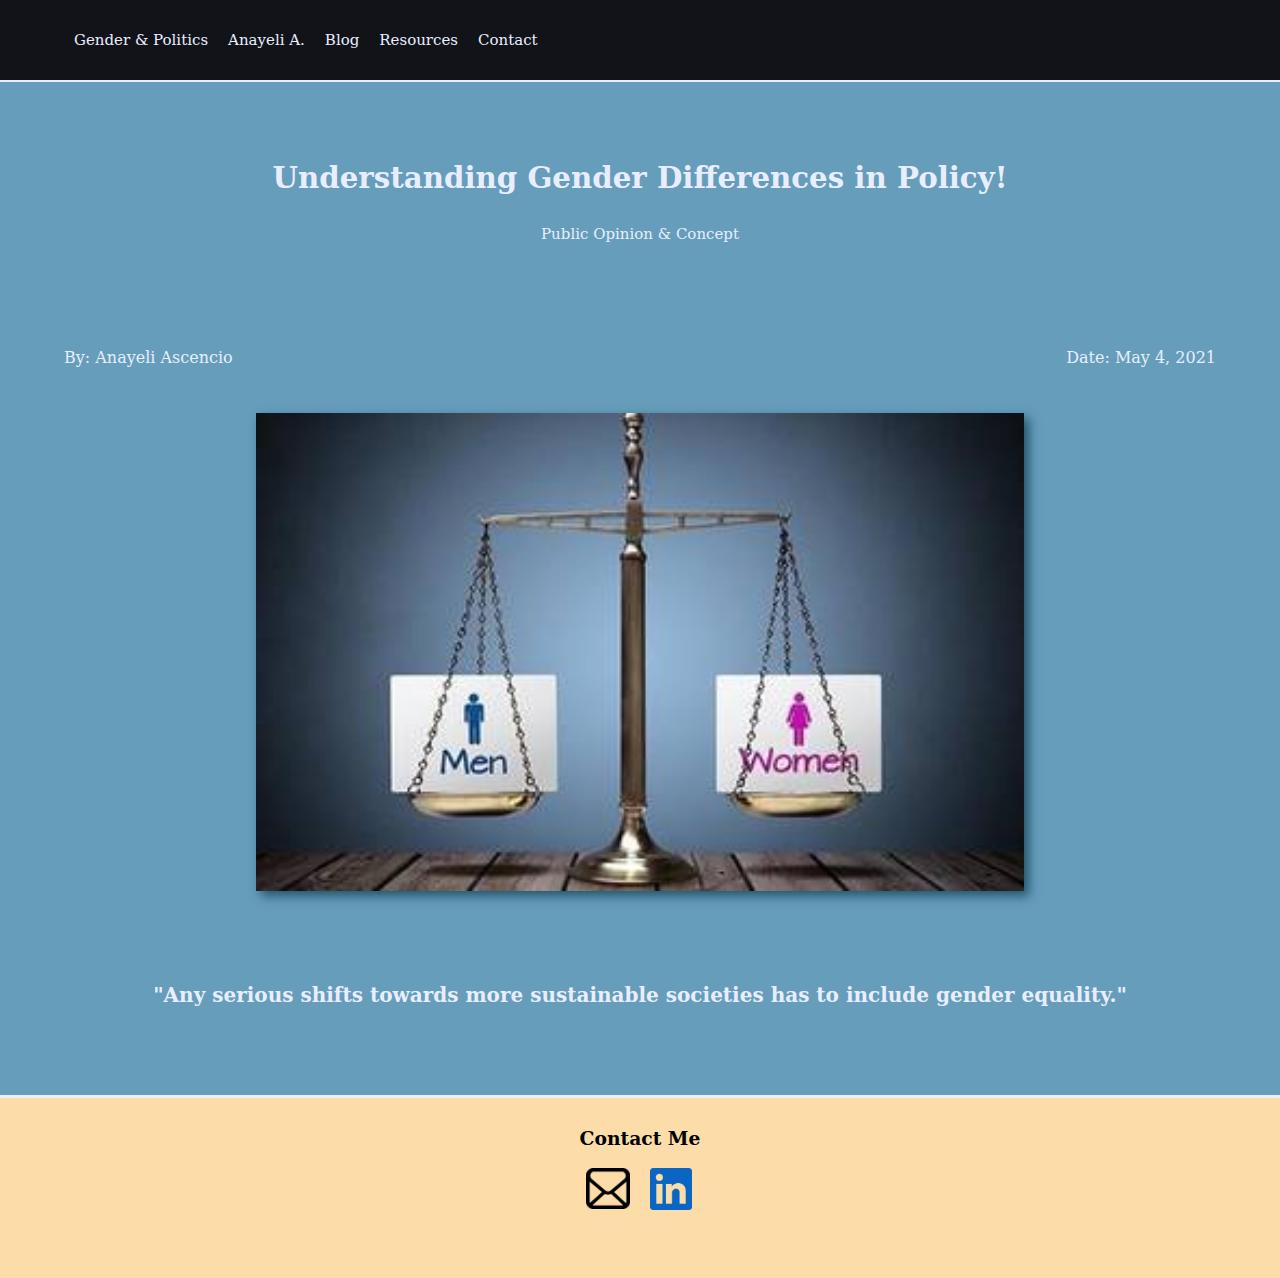
<file: index.html>
<!DOCTYPE html>
<html>
<head>
	<title>My Blog</title>
	<meta charset="utf-8">
	<meta name="viewport" content="width=device-width, initial-scale=1.0">
	<link rel="stylesheet" href="./styles/index.css">
</head>
<body>
	<header>
		<a class="links" href="./index.html">Gender & Politics</a>
		<a class="links" href="./about.html">Anayeli A.</a>
		<a class="links" href="./blog.html">Blog</a>
		<a class="links" href="./res.html">Resources</a>
		<a class="links" href="#footer">Contact</a>
	</header>
	<div id="body">
		<div id="title">
			<h3>Understanding Gender Differences in Policy!</h3>
			<p>Public Opinion & Concept</p>
		</div>
	</div>
	<div id="wrapper">
			<div id="info">
				<p>By: Anayeli Ascencio </p>
				<p>Date: May 4, 2021</p>
			</div>
			<img src="imgs/gender.jpeg">
			<div id="quote">
				<p>"Any serious shifts towards more sustainable societies has to include gender equality."</p>
			</div>
	</div>
	<div id="footer">
		<h3>Contact Me</h3>
		<div id="logos">
			<a href="mailto: anayeliascencio2@gmail.com" id="email"></a>
			<a href="https://www.linkedin.com/in/anayeli-ascencio-00a83a207/" id="link"></a>
		</div>
	</div>

</body>
</html>
</file>
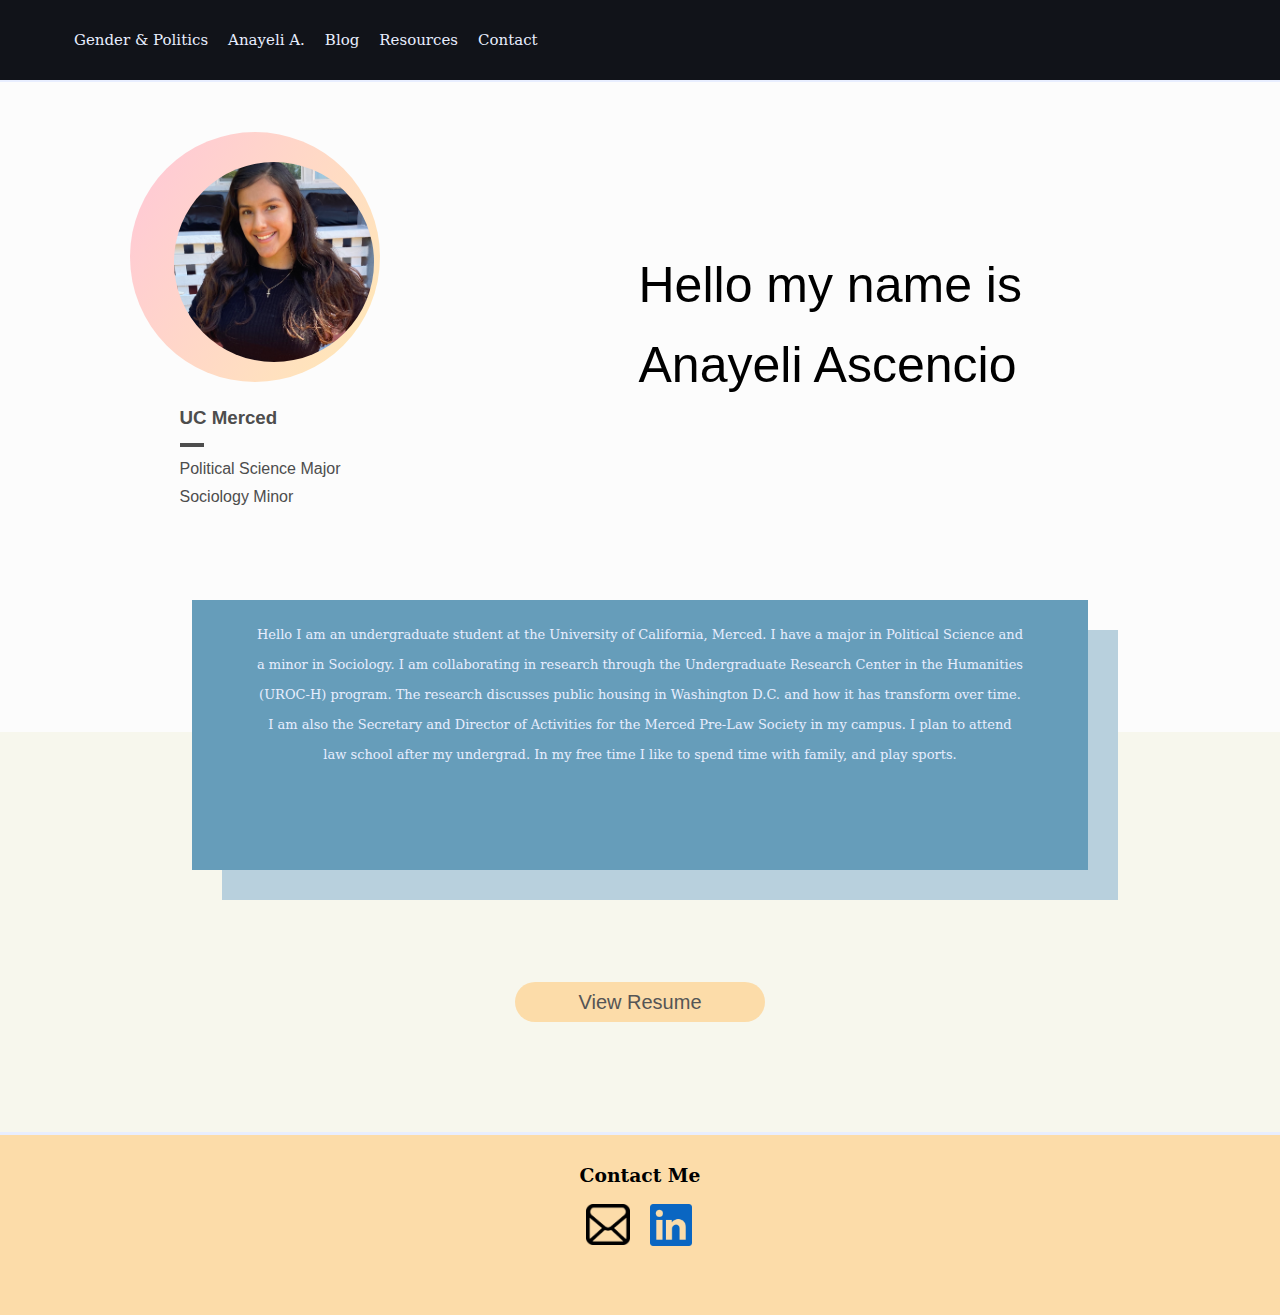
<file: about.html>
<!DOCTYPE html>
<html>
<head>
	<title>My Blog</title>
	<meta charset="utf-8">
	<meta name="viewport" content="width=device-width, initial-scale=1.0">
	<link rel="stylesheet" href="./styles/index.css">
</head>
<body>
	<header>
		<a class="links" href="./index.html">Gender & Politics</a>
		<a class="links" href="./about.html">Anayeli A.</a>
		<a class="links" href="./blog.html">Blog</a>
		<a class="links" href="./res.html">Resources</a>
		<a class="links" href="#footer">Contact</a>
	</header>
	<div id="about-body">
		<div id="profile">
			<div id="me">
				<div id="img-wrapper">
					<div id="myimg"></div>
				</div>
				<div style="width: 200px; margin-left: 50px; margin-top: 30px;">
					<h3 style="color: #4D4D4D">UC Merced</h3>
					<div style="height: 0; width: 20px; border: solid 2px #4D4D4D;"></div>
					<p style="color: #4D4D4D">Political Science Major</p>
					<p style="color: #4D4D4D">Sociology Minor</p>
				</div>
			</div>
			
			<div id="intro">
				Hello my name is Anayeli Ascencio
			</div>
		</div>
	</div>
	<div id="myinfo">
		Hello I am an undergraduate student at the University of California, Merced. 
		I have a major in Political Science and a minor in Sociology. 
		I am collaborating  in research through the Undergraduate Research Center in the Humanities (UROC-H) program. 
		The research discusses public housing in Washington D.C. and how it has transform over time.  
		I am also the Secretary and Director of Activities for the Merced Pre-Law Society in my campus. 
		I plan to attend law school after my undergrad. In my free time I like to spend time with family, and play sports.
	</div>
	<div id="about-me">
		<a href="imgs/Resume.pdf"><button>View Resume</button></a>
		
	</div>

	<div id="footer">
		<h3>Contact Me</h3>
		<div id="logos">
			<a href="mailto: anayeliascencio2@gmail.com" id="email"></a>
			<a href="https://www.linkedin.com/in/anayeli-ascencio-00a83a207/" id="link"></a>
		</div>
	</div>

</body>
</html>
</file>
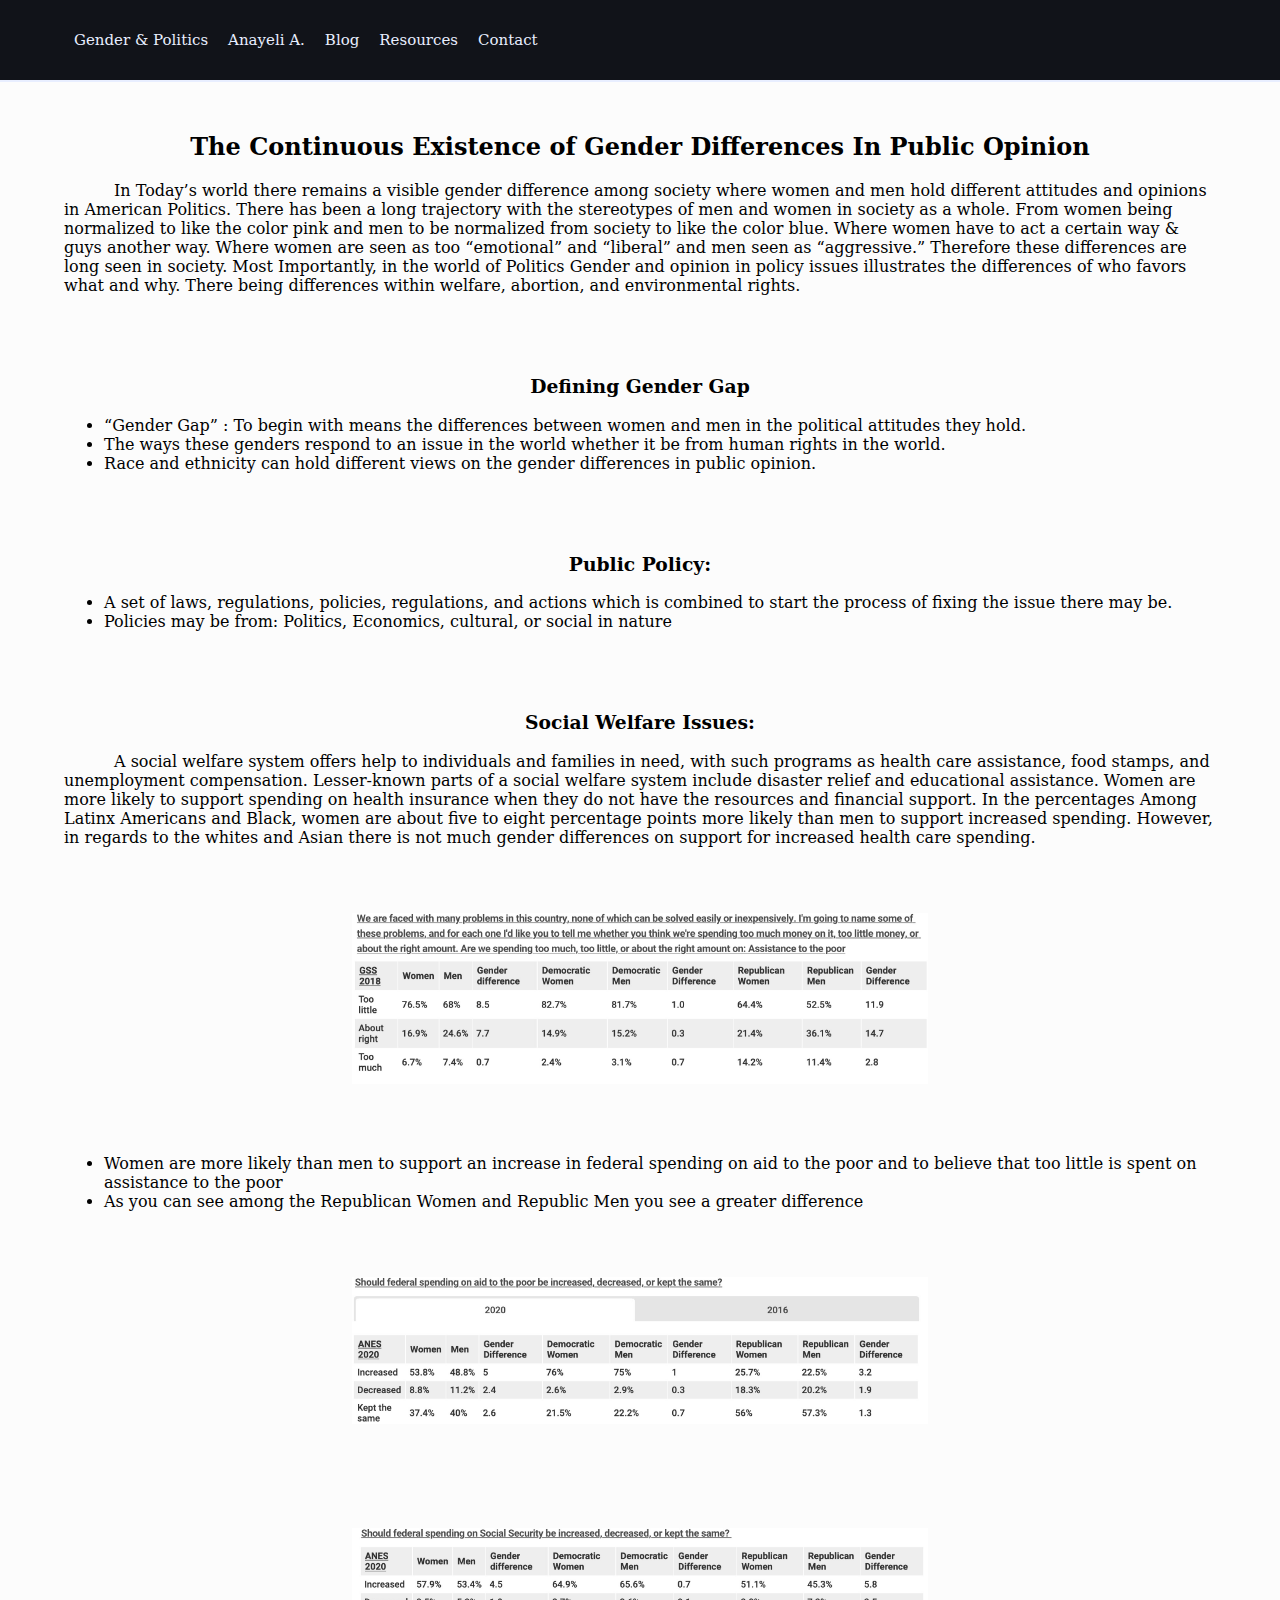
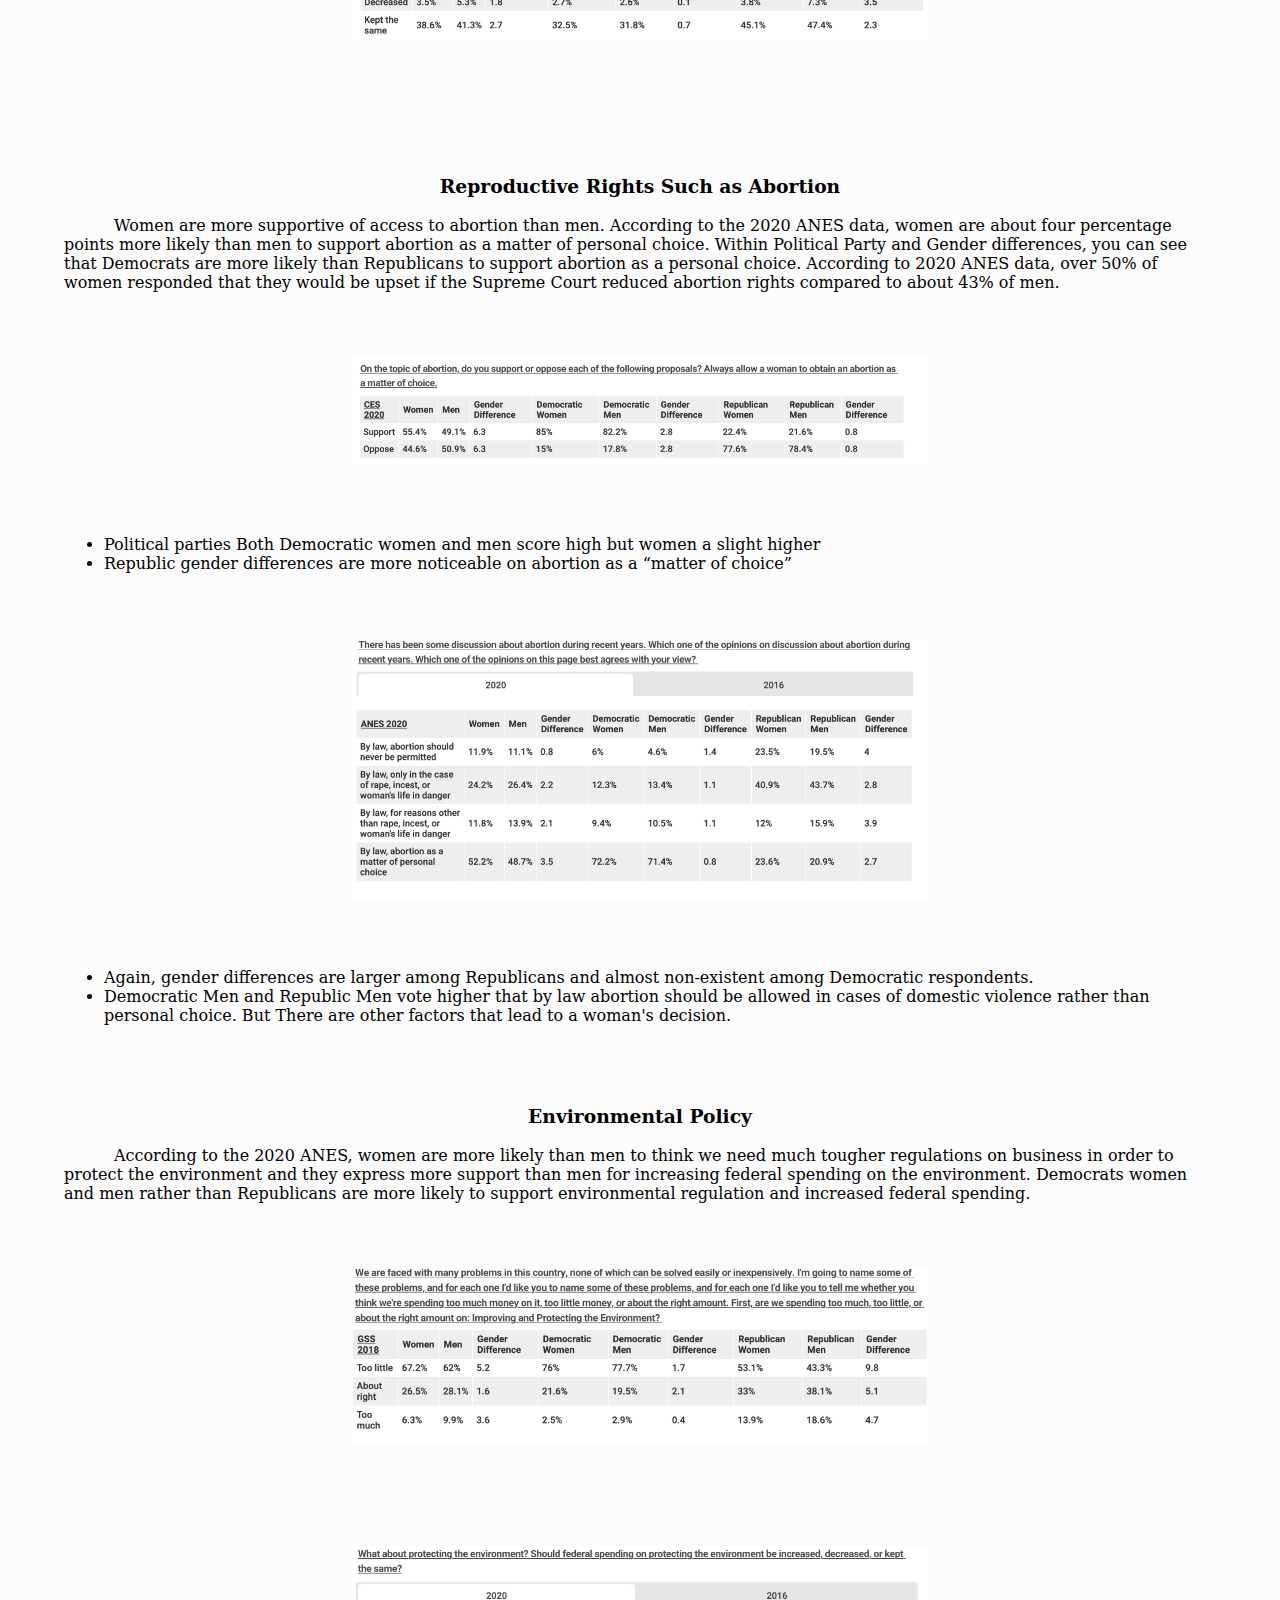
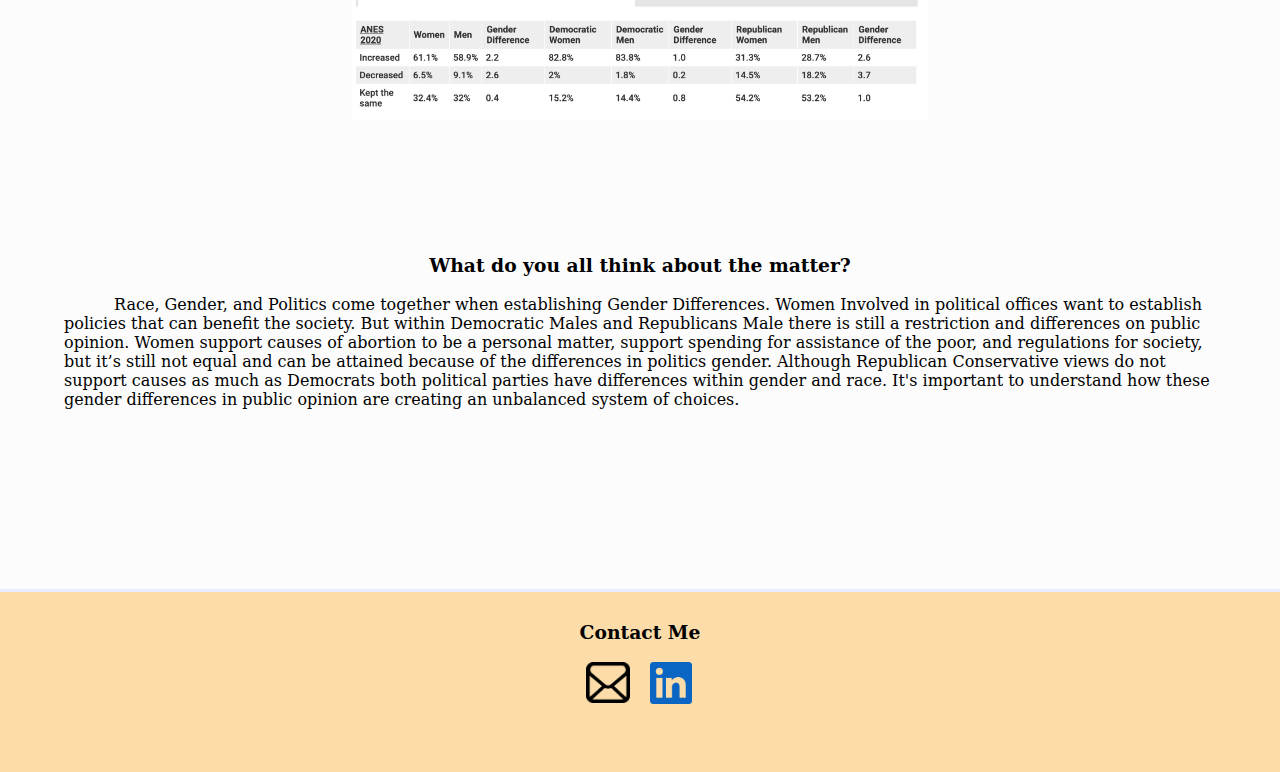
<file: blog.html>
<!DOCTYPE html>
<html>
<head>
	<title>My Blog</title>
	<meta charset="utf-8">
	<meta name="viewport" content="width=device-width, initial-scale=1.0">
	<link rel="stylesheet" href="./styles/index.css">
</head>
<body>
	<header>
		<a class="links" href="./index.html">Gender & Politics</a>
		<a class="links" href="./about.html">Anayeli A.</a>
		<a class="links" href="./blog.html">Blog</a>
		<a class="links" href="./res.html">Resources</a>
		<a class="links" href="#footer">Contact</a>
	</header>
	<div id="blog-body">
		<h2>The Continuous Existence of Gender Differences In Public Opinion</h2>
		<p> In Today’s world there remains a visible gender difference among society where women and men hold different attitudes and opinions in American Politics. 
			There has been a long trajectory with the stereotypes of men and women in society as a whole. 
			From women being normalized to like the color pink and men to be normalized from society to like the color blue. 
			Where women have to act a certain way & guys another way. 
			Where women are seen as too “emotional” and “liberal” and men seen as “aggressive.” 
			Therefore these differences are long seen in society. 
			Most Importantly, in the world of Politics Gender and opinion in policy issues illustrates the differences of who favors what and why. 
			There being differences within welfare, abortion, and environmental rights.
		</p>
		<h3>Defining Gender Gap</h3>
		<ul>
			<li>“Gender Gap” : To begin with means the differences between women and men in the political attitudes they hold.</li>
			<li>The ways these genders respond to an issue in the world whether it be from human rights in the world.</li>
			<li>Race and ethnicity can hold different views on the gender differences in public opinion.</li>
		</ul>
		<h3>Public Policy:</h3>
		<ul>
			<li>A set of laws, regulations, policies, regulations, and actions which is combined to start the process of fixing the issue there may be.</li>
			<li>Policies may be from: 
				Politics, Economics, cultural, or social in nature</li>
		</ul>
		<h3>Social Welfare Issues:</h3>
		<p>
			A social welfare system offers help to individuals and families in need, 
			with such programs as health care assistance, food stamps, and unemployment compensation. 
			Lesser-known parts of a social welfare system include disaster relief and educational assistance. 
			Women are more likely to support spending on health insurance when they do not have the resources and financial support. 
			In the percentages Among Latinx Americans and Black, women are about five to eight percentage points more likely than men to support increased spending. 
			However, in regards to the whites and Asian there is not much gender differences on support for increased health care spending.
		</p>
		<img src="imgs/welfare1.jpeg" alt="https://cawp.rutgers.edu/test-gender-gap-public-opinion#NPGE">
		<ul>
			<li>Women are more likely than men to support an increase in federal spending on aid to the poor and to believe that too little is spent on assistance to the poor</li>
			<li>As you can see among the Republican Women and Republic Men you see a greater difference</li>
		</ul>
		<img src="imgs/welfare2.jpeg" alt="https://cawp.rutgers.edu/test-gender-gap-public-opinion#NPGE">
		<img src="imgs/welfare3.jpeg" alt="https://cawp.rutgers.edu/test-gender-gap-public-opinion#NPGE">
		<h3>Reproductive Rights Such as Abortion</h3>
		<p>
			Women are more supportive of access to abortion than men. 
			According to the 2020 ANES data, women are about four percentage points more likely than men to support abortion as a matter of personal choice. 
			Within Political Party and Gender differences, you can see that Democrats are more likely than Republicans to support abortion as a personal choice. 
			According to 2020 ANES data, over 50% of women responded that they would be upset if the Supreme Court reduced abortion rights compared to about 43% of men.
		</p>
		<img src="imgs/abortion1.jpeg" alt="https://cawp.rutgers.edu/test-gender-gap-public-opinion#NPGE">
		<ul>
			<li>Political parties Both Democratic women and men score high but women a slight higher</li>
			<li>Republic gender differences are more noticeable on abortion as a “matter of choice”</li>
		</ul>
		<img src="imgs/abortion2.jpeg" alt="https://cawp.rutgers.edu/test-gender-gap-public-opinion#NPGE">
		<ul>
			<li>Again, gender differences are larger among Republicans and almost non-existent among Democratic respondents.</li>
			<li>Democratic Men and Republic Men vote higher that by law abortion should be allowed in cases of domestic violence rather than personal choice. But There are other factors that lead to a woman's decision.</li>
		</ul>
		<h3>Environmental Policy</h3>
		<p>
			According to the 2020 ANES, women are more likely than men to think we need much tougher regulations on business in order to protect the environment and they express more support than men for increasing federal spending on the environment. 
			Democrats women and men rather than Republicans are more likely to support environmental regulation and increased federal spending.
		</p>
		<img src="imgs/environment1.jpeg" alt="https://cawp.rutgers.edu/test-gender-gap-public-opinion#NPGE">
		<img src="imgs/envrioenmtn2.jpeg" alt="https://cawp.rutgers.edu/test-gender-gap-public-opinion#NPGE">
		<h3>What do you all think about the matter?</h3>
		<p>
			Race, Gender, and Politics come together when establishing Gender Differences. 
			Women Involved in political offices want to establish policies that can benefit the society. 
			But within Democratic Males and Republicans Male there is still a restriction and differences on public opinion. 
			Women support causes of abortion to be a personal matter, support spending for assistance of the poor, and regulations for society, but it’s still not equal and can be attained because of the differences in politics gender. 
			Although Republican Conservative views do not support causes as much as Democrats both political parties have differences within gender and race. 
			It's important to understand how these gender differences in public opinion are creating an unbalanced system of choices.
		</p>
	</div>

	<div id="footer">
		<h3>Contact Me</h3>
		<div id="logos">
			<a href="mailto: anayeliascencio2@gmail.com" id="email"></a>
			<a href="https://www.linkedin.com/in/anayeli-ascencio-00a83a207/" id="link"></a>
		</div>
	</div>

</body>
</html>
</file>
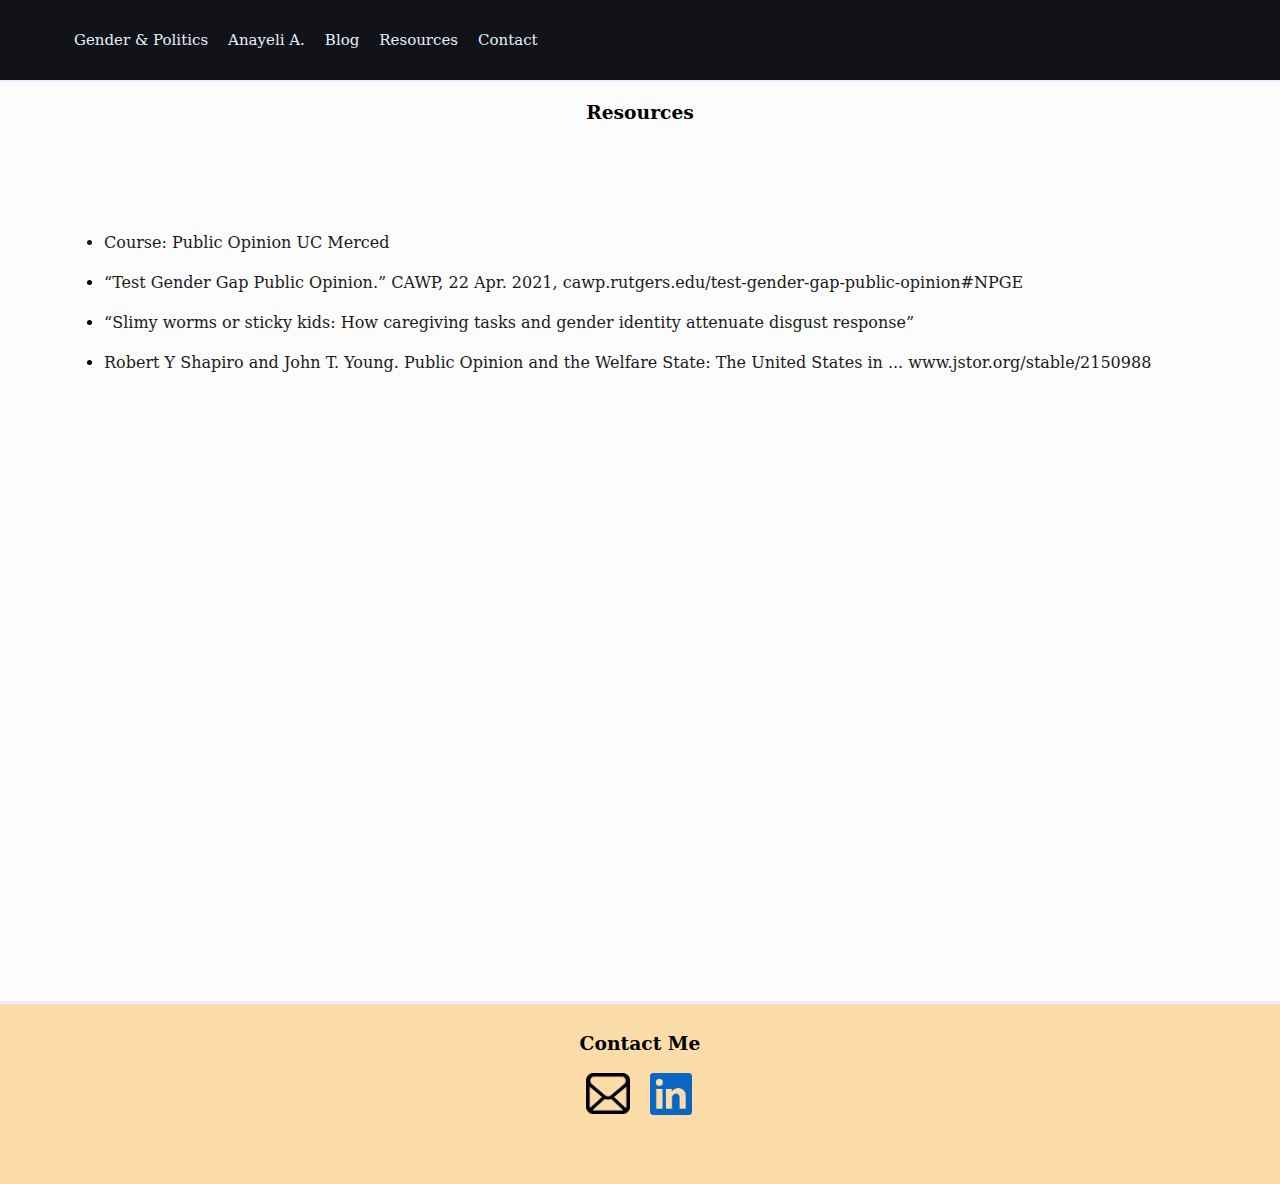
<file: res.html>
<!DOCTYPE html>
<html>
<head>
	<title>My Blog</title>
	<meta charset="utf-8">
	<meta name="viewport" content="width=device-width, initial-scale=1.0">
	<link rel="stylesheet" href="./styles/index.css">
</head>
<body>
	<header>
		<a class="links" href="./index.html">Gender & Politics</a>
		<a class="links" href="./about.html">Anayeli A.</a>
		<a class="links" href="./blog.html">Blog</a>
		<a class="links" href="./res.html">Resources</a>
		<a class="links" href="#footer">Contact</a>
	</header>
	<div style="height: 100vh; padding: 0 5%; width: 90%">
		<h3>Resources</h3>
		<ul style="text-align:left; margin-top: 100px;" >
			<li class="res">Course: Public Opinion UC Merced</li>
			<li><a class="res" href="https://cawp.rutgers.edu/test-gender-gap-public-opinion#NPGE">“Test Gender Gap Public Opinion.” CAWP, 22 Apr. 2021, cawp.rutgers.edu/test-gender-gap-public-opinion#NPGE</a></li>
			<li><a class="res" href="https://www.youtube.com/watch?v=uCuCOIpbtvY&t=398s">“Slimy worms or sticky kids: How caregiving tasks and gender identity attenuate disgust response”</a></li>
			<li><a class="res" href="https://www.jstor.org/stable/2150988?casa_token=ZUS3RiXva0EAAAAA%3AgQRZZGacMM-RB9yy2S4KYDfCI_Uzx7EvhR2Y0Y0cWljbwZ_-7LLlUrko7mnWWVznfYnX3JdZWX5DQPaHHQsUp9cHpzOaroQKEJiKhi_dJJsXoJVR_I5_oQ&seq=1">Robert Y Shapiro and John T. Young. Public Opinion and the Welfare State: The United States in ... www.jstor.org/stable/2150988</a></li>
		</ul>
	
	</div>

	<div id="footer">
		<h3>Contact Me</h3>
		<div id="logos">
			<a href="mailto: anayeliascencio2@gmail.com" id="email"></a>
			<a href="https://www.linkedin.com/in/anayeli-ascencio-00a83a207/" id="link"></a>
		</div>
	</div>

</body>
</html>
</file>
<file: styles/index.css>
html {
  padding: 0;
  margin: 0;
  text-align: center;
  font-family: Constantia, "Lucida Bright", Lucidabright, "Lucida Serif", Lucida, "DejaVu Serif", "Bitstream Vera Serif", "Liberation Serif", Georgia, serif;
  scroll-behavior: smooth;
  background-color: #FCFCFC;
}

.links {
  text-decoration-line: none;
  color: #E8EEFF;
  margin: 0 10px;
  font-size: 15px;
}

.links:hover {
  color: #ECC4B3;
  border-bottom: solid 2px #ECC4B3;
}

body {
  padding: 0;
  margin: 0;
  background-color: #FCFCFC;
}

header {
  height: 80px;
  width: 90%;
  background-color: #111319;
  display: flex;
  align-items: center;
  justify-content: left;
  font-size: 15px;
  padding: 0 5%;
  border-bottom: solid 2.5px #E8EEFF;
}
header h1 {
  color: #E8EEFF;
  font-size: 15px;
  margin-right: 20px;
}

#body {
  height: 200px;
  width: 100%;
  background-color: #669DBA;
  display: flex;
  justify-content: center;
  font-size: 25px;
  padding-top: 50px;
}

@media only screen and (max-width: 900px) {
  #body {
    height: 250px;
  }
}
#title {
  width: 80%;
  height: 100%;
  color: #E8EEFF;
}
#title p {
  font-size: 15px;
}

#wrapper {
  width: 100%;
  position: relative;
  background-color: #669DBA;
}
#wrapper #info {
  width: 90%;
  display: flex;
  justify-content: space-between;
  align-items: center;
  padding: 0 5%;
  margin-bottom: 30px;
  color: #E8EEFF;
}
#wrapper img {
  width: 60%;
  margin: 0 auto;
  box-shadow: 5px 5px 10px #22546e;
}
#wrapper #quote {
  width: 90%;
  height: 200px;
  display: flex;
  justify-content: center;
  align-items: center;
  padding: 0 5%;
  font-size: 20px;
  font-weight: 900;
  color: #E8EEFF;
}

#footer {
  width: 100%;
  height: 160px;
  position: relative;
  background-color: #FCDCA9;
  text-align: center;
  padding: 10px 0;
  border-top: 3px solid #E8EEFF;
}
#footer #logos {
  width: 100%;
  display: flex;
  justify-content: center;
  align-items: center;
  flex-wrap: wrap;
}
#footer #logos #email {
  height: 42px;
  width: 44px;
  background-image: url(../imgs/email.png);
  background-size: contain;
  background-repeat: no-repeat;
  margin-right: 10px;
}
#footer #logos #link {
  height: 42px;
  width: 44px;
  background-image: url(../imgs/link.png);
  background-size: contain;
  background-repeat: no-repeat;
  margin-left: 10px;
}

/*This Top part is the css for the Gender and Politics tab (including the header and footer for all pages)*/
#about-body {
  height: 600px;
  width: 100%;
  text-align: center;
  background-color: #FCFCFC;
}
#about-body #profile {
  display: flex;
  justify-content: space-around;
  align-items: center;
  flex-wrap: wrap;
  width: 100%;
  margin-top: 50px;
  background-color: #FCFCFC;
}
#about-body #profile #me {
  height: 100%;
  width: 250px;
  text-align: left;
  line-height: 12px;
  font-family: Helvetica, sans-serif;
}
#about-body #profile #img-wrapper {
  position: relative;
  width: 250px;
  height: 250px;
  border-radius: 500px;
  background-image: linear-gradient(120deg, #FFC7D8, #FFEAB5);
}
#about-body #profile #myimg {
  position: relative;
  width: 200px;
  height: 200px;
  border-radius: 100px;
  background-image: url("../imgs/naye.jpeg");
  background-repeat: no-repeat;
  background-position: 100% 10%;
  background-size: 130%;
  top: 30px;
  left: 44px;
}
#about-body #profile #intro {
  position: relative;
  width: 40%;
  height: 100%;
  text-align: left;
  font-size: 50px;
  font-family: Arial, Helvetica, sans-serif;
  font-weight: 500;
  line-height: 80px;
}

@media only screen and (max-width: 900px) {
  #about-body {
    height: 700px;
  }
  #about-body #profile #intro {
    margin-top: 50px;
    width: 90%;
    padding: 0 5%;
    text-align: center;
    font-size: 24px;
    line-height: 50px;
  }
}
#about-me {
  width: 100%;
  height: 400px;
  background-color: #F7F7ED;
}
#about-me button {
  margin-top: 250px;
  width: 250px;
  height: 40px;
  background-color: #FCDCA9;
  border: none;
  border-radius: 20px;
  cursor: pointer;
  font-size: 20px;
  font-family: Helvetica, sans-serif;
  color: #555555;
}
#about-me button:hover {
  box-shadow: 1px 1px 5px #AAAAAA;
}

#myinfo {
  width: 60%;
  height: 230px;
  position: absolute;
  background-color: #669DBA;
  left: 15%;
  top: 600px;
  box-shadow: 30px 30px 0px #B8D0DD;
  padding: 20px 5%;
  color: #E8EEFF;
  font-size: 13px;
  line-height: 30px;
}

@media only screen and (max-width: 900px) {
  #myinfo {
    width: 90%;
    height: 230px;
    box-shadow: none;
    left: 0;
    top: 700px;
    font-size: 0.5rem;
    line-height: 29px;
  }
}
.res {
  text-decoration: none;
  color: #1A1A1A;
  line-height: 40px;
}

.res:hover {
  color: #669DBA;
}

#blog-body {
  margin-top: 50px;
  width: 90%;
  padding: 0 5%;
  margin-bottom: 20vh;
}
#blog-body p {
  text-align: left;
  text-indent: 50px;
}
#blog-body h3 {
  margin-top: 80px;
}
#blog-body h4 {
  text-align: left;
}
#blog-body li {
  text-align: left;
}
#blog-body img {
  width: 50%;
  margin: 50px 0;
}

@media only screen and (max-width: 900px) {
  #blog-body {
    height: auto;
    margin-bottom: 20vh;
  }
  #blog-body p {
    text-indent: 20px;
  }
  #blog-body img {
    width: 100%;
  }
}

/*# sourceMappingURL=index.css.map */
</file>
